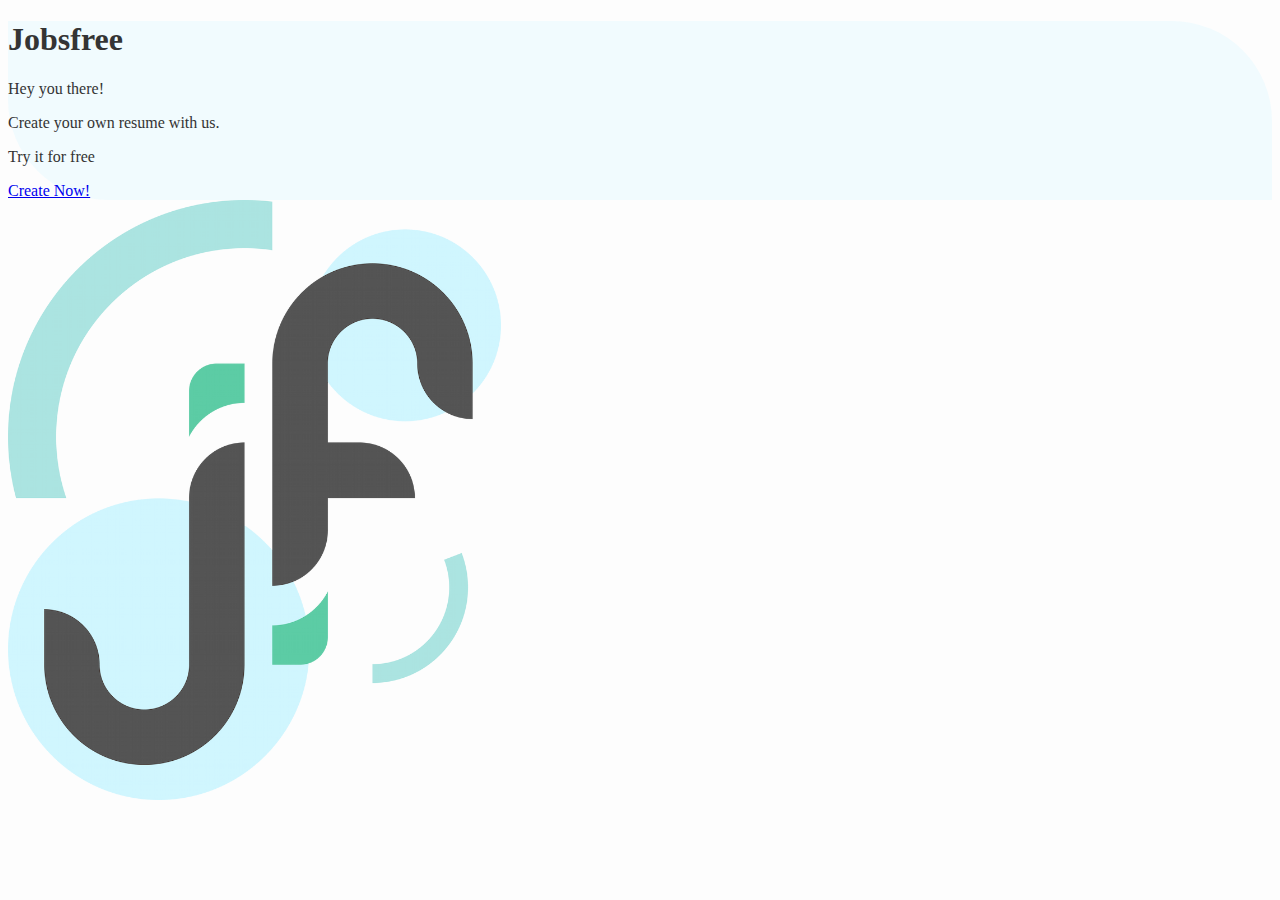
<file: public/template/index.html>
<!DOCTYPE html>
<html lang="en">
  <head>
    <!-- Required meta tags -->
    <meta charset="utf-8" />
    <meta name="viewport" content="width=device-width, initial-scale=1" />

    <!-- Bootstrap CSS -->
    <link
      href="https://cdn.jsdelivr.net/npm/bootstrap@5.0.0-beta2/dist/css/bootstrap.min.css"
      rel="stylesheet"
      integrity="sha384-BmbxuPwQa2lc/FVzBcNJ7UAyJxM6wuqIj61tLrc4wSX0szH/Ev+nYRRuWlolflfl"
      crossorigin="anonymous"
    />

    <!-- Custom CSS -->
    <link rel="stylesheet" href="style.css" />

    <title>Hello, world!</title>
  </head>
  <body id="intro">
    <div class="container h-100 d-flex align-items-center">
      <div class="row w-100">
        <div class="col-md-12 col-lg-5 d-flex align-items-center">
          <div class="container intro p-5">
            <h1 class="display-2 fw-bold">Jobsfree</h1>
            <p class="lead">Hey you there!</p>
            <p class="lead">Create your own resume with us.</p>
            <p class="lead">Try it for free</p>
            <a href="signin.html" class="btn btn-success float-end"
              >Create Now!</a
            >
          </div>
        </div>
        <div class="col-lg-7 d-none d-lg-block">
          <div class="container intro-logo text-center">
            <img src="assets/logo.png" alt="Logo Jobsfree" />
          </div>
        </div>
      </div>
    </div>

    <!-- Javascript -->
    <script
      src="https://cdn.jsdelivr.net/npm/bootstrap@5.0.0-beta2/dist/js/bootstrap.bundle.min.js"
      integrity="sha384-b5kHyXgcpbZJO/tY9Ul7kGkf1S0CWuKcCD38l8YkeH8z8QjE0GmW1gYU5S9FOnJ0"
      crossorigin="anonymous"
    ></script>
  </body>
</html>
</file>
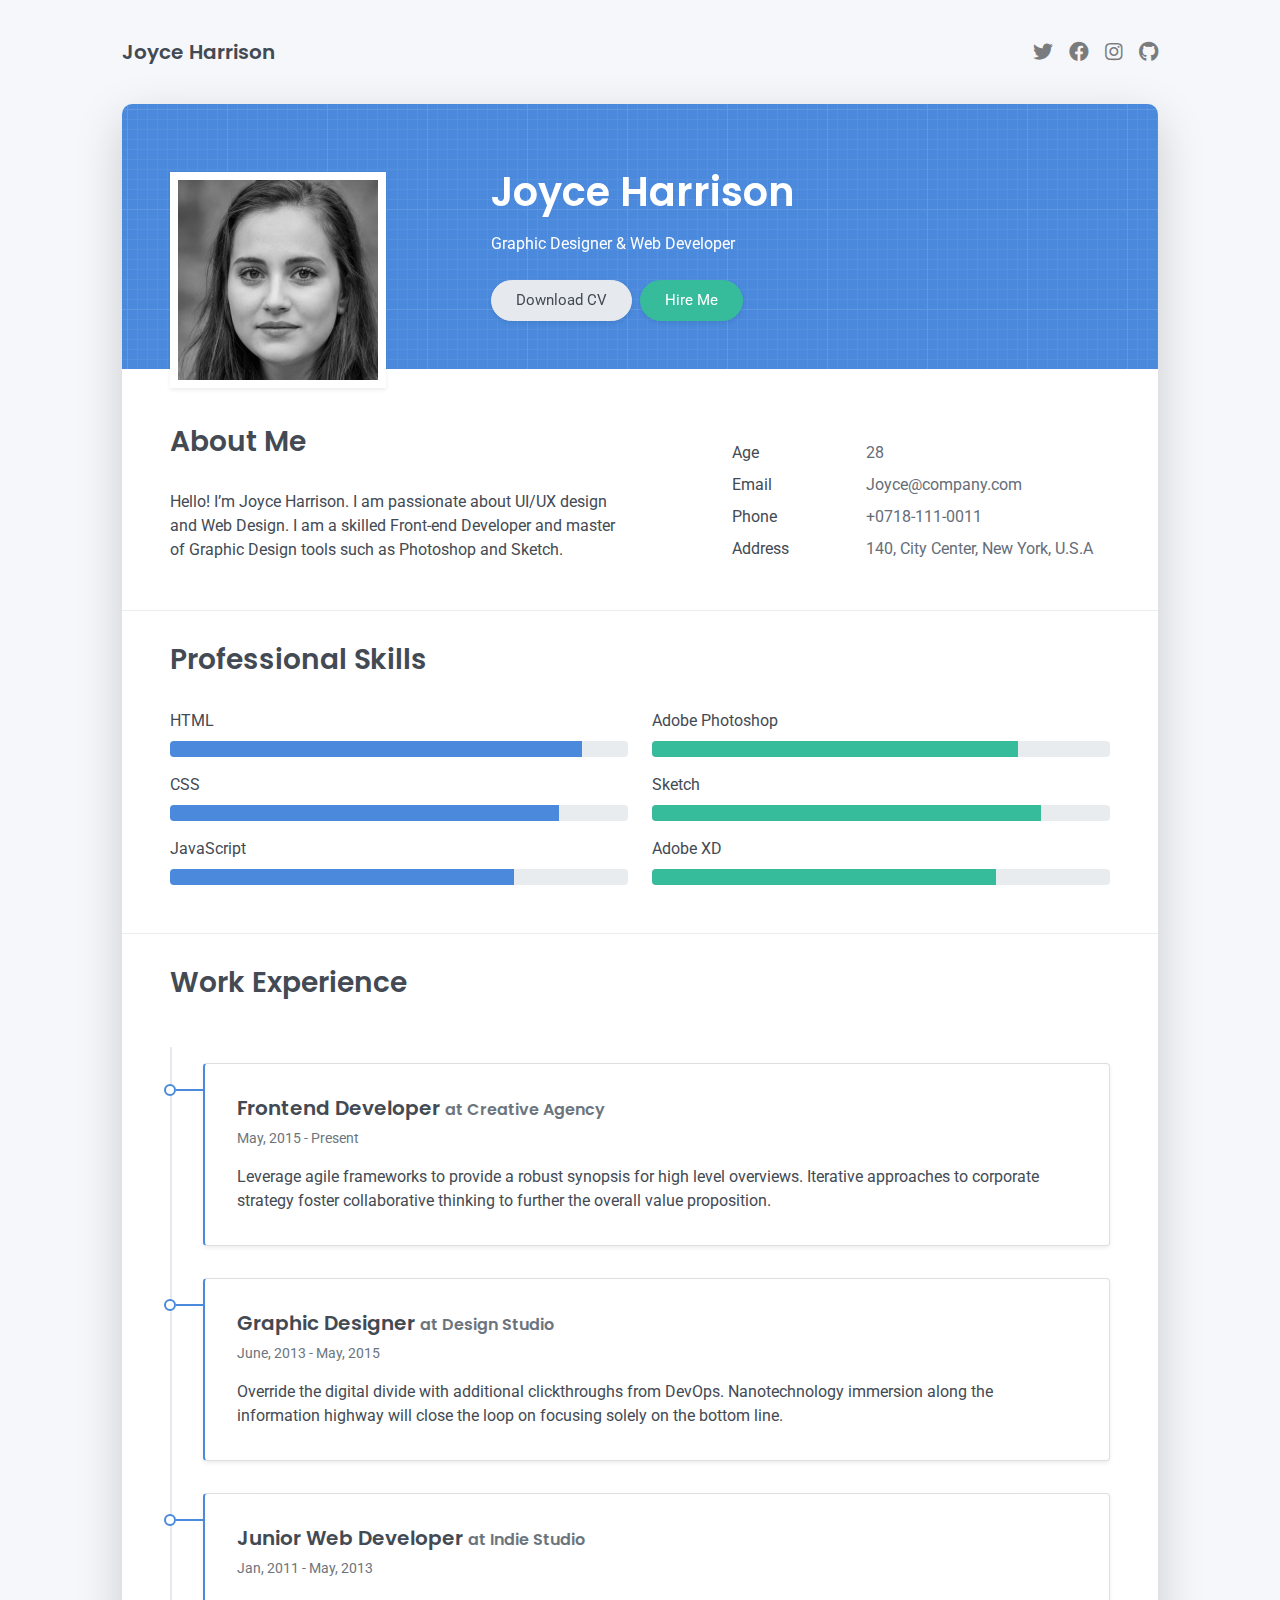
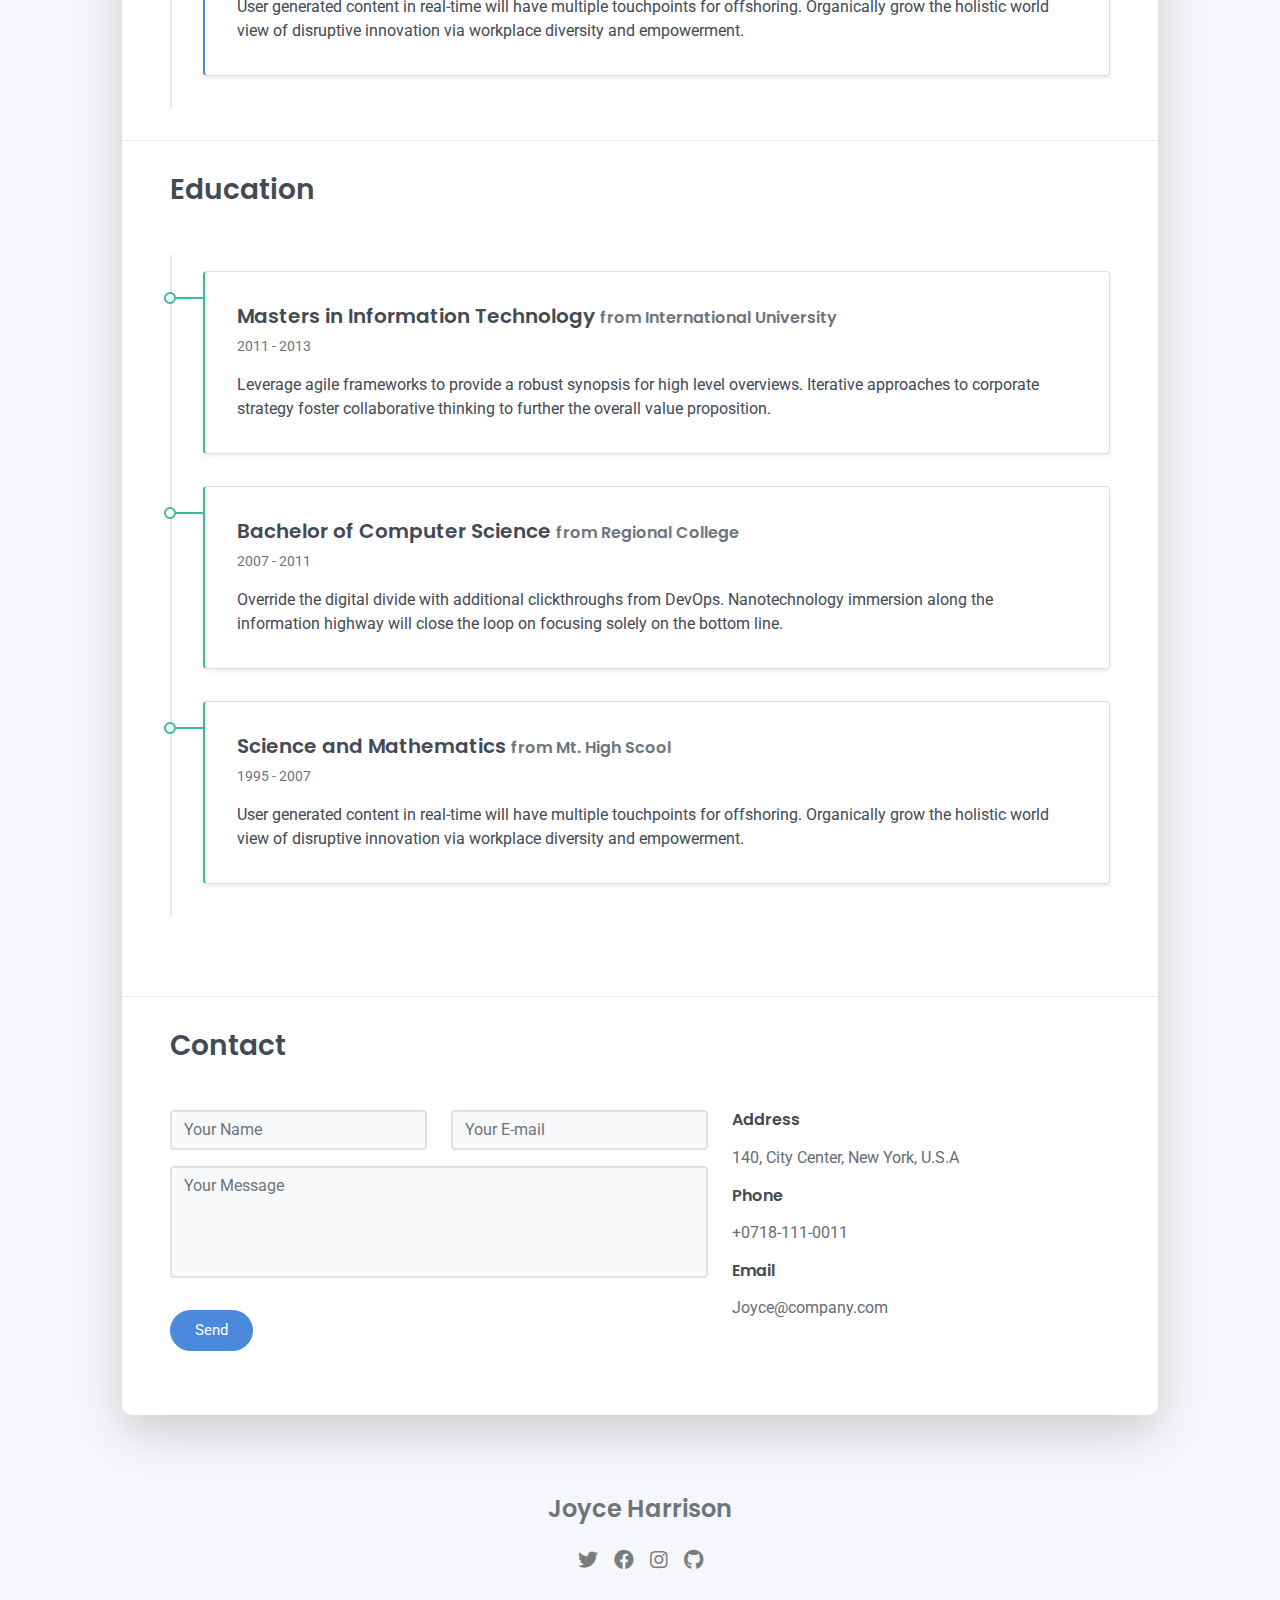
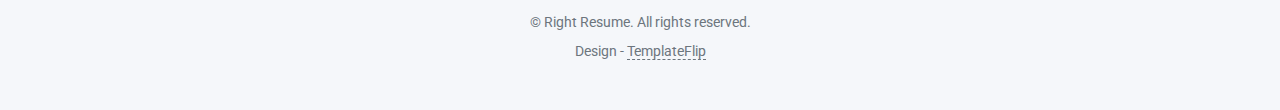
<file: public/template/cv/cv2/index.html>
<!DOCTYPE html>
<html lang="en-US">
  <head>
    <meta charset="UTF-8">
    <meta http-equiv="X-UA-Compatible" content="IE=edge">
    <meta name="viewport" content="width=device-width, initial-scale=1">
    <title>Right Resume</title>
    <link rel="preconnect" href="https://fonts.gstatic.com" crossorigin="crossorigin"/>
    <link rel="preload" as="style" href="https://fonts.googleapis.com/css2?family=Poppins:wght@600&amp;family=Roboto:wght@300;400;500;700&amp;display=swap"/>
    <link rel="stylesheet" href="https://fonts.googleapis.com/css2?family=Poppins:wght@600&amp;family=Roboto:wght@300;400;500;700&amp;display=swap" media="print" onload="this.media='all'"/>
    <noscript>
      <link rel="stylesheet" href="https://fonts.googleapis.com/css2?family=Poppins:wght@600&amp;family=Roboto:wght@300;400;500;700&amp;display=swap"/>
    </noscript>
    <link href="css/font-awesome/css/all.min.css?ver=1.2.0" rel="stylesheet">
    <link href="css/bootstrap.min.css?ver=1.2.0" rel="stylesheet">
    <link href="css/aos.css?ver=1.2.0" rel="stylesheet">
    <link href="css/main.css?ver=1.2.0" rel="stylesheet">
    <noscript>
      <style type="text/css">
        [data-aos] {
            opacity: 1 !important;
            transform: translate(0) scale(1) !important;
        }
      </style>
    </noscript>
  </head>
  <body id="top">
    <header class="d-print-none">
      <div class="container text-center text-lg-left">
        <div class="py-3 clearfix">
          <h1 class="site-title mb-0">Joyce Harrison</h1>
          <div class="site-nav">
            <nav role="navigation">
              <ul class="nav justify-content-center">
                <li class="nav-item"><a class="nav-link" href="https://twitter.com/templateflip" title="Twitter"><i class="fab fa-twitter"></i><span class="menu-title sr-only">Twitter</span></a>
                </li>
                <li class="nav-item"><a class="nav-link" href="https://www.facebook.com/templateflip" title="Facebook"><i class="fab fa-facebook"></i><span class="menu-title sr-only">Facebook</span></a>
                </li>
                <li class="nav-item"><a class="nav-link" href="https://www.instagram.com/templateflip" title="Instagram"><i class="fab fa-instagram"></i><span class="menu-title sr-only">Instagram</span></a>
                </li>
                <li class="nav-item"><a class="nav-link" href="https://github.com/templateflip" title="Github"><i class="fab fa-github"></i><span class="menu-title sr-only">Github</span></a>
                </li>
              </ul>
            </nav>
          </div>
        </div>
      </div>
    </header>
    <div class="page-content">
      <div class="container">
<div class="cover shadow-lg bg-white">
  <div class="cover-bg p-3 p-lg-4 text-white">
    <div class="row">
      <div class="col-lg-4 col-md-5">
        <div class="avatar hover-effect bg-white shadow-sm p-1"><img src="images/avatar.jpg" width="200" height="200"/></div>
      </div>
      <div class="col-lg-8 col-md-7 text-center text-md-start">
        <h2 class="h1 mt-2" data-aos="fade-left" data-aos-delay="0">Joyce Harrison</h2>
        <p data-aos="fade-left" data-aos-delay="100">Graphic Designer & Web Developer</p>
        <div class="d-print-none" data-aos="fade-left" data-aos-delay="200"><a class="btn btn-light text-dark shadow-sm mt-1 me-1" href="right-resume.pdf" target="_blank">Download CV</a><a class="btn btn-success shadow-sm mt-1" href="#contact">Hire Me</a></div>
      </div>
    </div>
  </div>
  <div class="about-section pt-4 px-3 px-lg-4 mt-1">
    <div class="row">
      <div class="col-md-6">
        <h2 class="h3 mb-3">About Me</h2>
        <p>Hello! I’m Joyce Harrison. I am passionate about UI/UX design and Web Design. I am a skilled Front-end Developer and master of Graphic Design tools such as Photoshop and Sketch.</p>
      </div>
      <div class="col-md-5 offset-md-1">
        <div class="row mt-2">
          <div class="col-sm-4">
            <div class="pb-1">Age</div>
          </div>
          <div class="col-sm-8">
            <div class="pb-1 text-secondary">28</div>
          </div>
          <div class="col-sm-4">
            <div class="pb-1">Email</div>
          </div>
          <div class="col-sm-8">
            <div class="pb-1 text-secondary">Joyce@company.com</div>
          </div>
          <div class="col-sm-4">
            <div class="pb-1">Phone</div>
          </div>
          <div class="col-sm-8">
            <div class="pb-1 text-secondary">+0718-111-0011</div>
          </div>
          <div class="col-sm-4">
            <div class="pb-1">Address</div>
          </div>
          <div class="col-sm-8">
            <div class="pb-1 text-secondary">140, City Center, New York, U.S.A</div>
          </div>
        </div>
      </div>
    </div>
  </div>
  <hr class="d-print-none"/>
  <div class="skills-section px-3 px-lg-4">
    <h2 class="h3 mb-3">Professional Skills</h2>
    <div class="row">
      <div class="col-md-6">
        <div class="mb-2"><span>HTML</span>
          <div class="progress my-1">
            <div class="progress-bar bg-primary" role="progressbar" data-aos="zoom-in-right" data-aos-delay="100" data-aos-anchor=".skills-section" style="width: 90%" aria-valuenow="90" aria-valuemin="0" aria-valuemax="100"></div>
          </div>
        </div>
        <div class="mb-2"><span>CSS</span>
          <div class="progress my-1">
            <div class="progress-bar bg-primary" role="progressbar" data-aos="zoom-in-right" data-aos-delay="200" data-aos-anchor=".skills-section" style="width: 85%" aria-valuenow="85" aria-valuemin="0" aria-valuemax="100"></div>
          </div>
        </div>
        <div class="mb-2"><span>JavaScript</span>
          <div class="progress my-1">
            <div class="progress-bar bg-primary" role="progressbar" data-aos="zoom-in-right" data-aos-delay="300" data-aos-anchor=".skills-section" style="width: 75%" aria-valuenow="75" aria-valuemin="0" aria-valuemax="100"></div>
          </div>
        </div>
      </div>
      <div class="col-md-6">
        <div class="mb-2"><span>Adobe Photoshop</span>
          <div class="progress my-1">
            <div class="progress-bar bg-success" role="progressbar" data-aos="zoom-in-right" data-aos-delay="400" data-aos-anchor=".skills-section" style="width: 80%" aria-valuenow="90" aria-valuemin="0" aria-valuemax="100"></div>
          </div>
        </div>
        <div class="mb-2"><span>Sketch</span>
          <div class="progress my-1">
            <div class="progress-bar bg-success" role="progressbar" data-aos="zoom-in-right" data-aos-delay="500" data-aos-anchor=".skills-section" style="width: 85%" aria-valuenow="85" aria-valuemin="0" aria-valuemax="100"></div>
          </div>
        </div>
        <div class="mb-2"><span>Adobe XD</span>
          <div class="progress my-1">
            <div class="progress-bar bg-success" role="progressbar" data-aos="zoom-in-right" data-aos-delay="600" data-aos-anchor=".skills-section" style="width: 75%" aria-valuenow="75" aria-valuemin="0" aria-valuemax="100"></div>
          </div>
        </div>
      </div>
    </div>
  </div>
  <hr class="d-print-none"/>
  <div class="work-experience-section px-3 px-lg-4">
    <h2 class="h3 mb-4">Work Experience</h2>
    <div class="timeline">
      <div class="timeline-card timeline-card-primary card shadow-sm">
        <div class="card-body">
          <div class="h5 mb-1">Frontend Developer <span class="text-muted h6">at Creative Agency</span></div>
          <div class="text-muted text-small mb-2">May, 2015 - Present</div>
          <div>Leverage agile frameworks to provide a robust synopsis for high level overviews. Iterative approaches to corporate strategy foster collaborative thinking to further the overall value proposition.</div>
        </div>
      </div>
      <div class="timeline-card timeline-card-primary card shadow-sm">
        <div class="card-body">
          <div class="h5 mb-1">Graphic Designer <span class="text-muted h6">at Design Studio</span></div>
          <div class="text-muted text-small mb-2">June, 2013 - May, 2015</div>
          <div>Override the digital divide with additional clickthroughs from DevOps. Nanotechnology immersion along the information highway will close the loop on focusing solely on the bottom line.</div>
        </div>
      </div>
      <div class="timeline-card timeline-card-primary card shadow-sm">
        <div class="card-body">
          <div class="h5 mb-1">Junior Web Developer <span class="text-muted h6">at Indie Studio</span></div>
          <div class="text-muted text-small mb-2">Jan, 2011 - May, 2013</div>
          <div>User generated content in real-time will have multiple touchpoints for offshoring. Organically grow the holistic world view of disruptive innovation via workplace diversity and empowerment.</div>
        </div>
      </div>
    </div>
  </div>
  <hr class="d-print-none"/>
  <div class="page-break"></div>
  <div class="education-section px-3 px-lg-4 pb-4">
    <h2 class="h3 mb-4">Education</h2>
    <div class="timeline">
      <div class="timeline-card timeline-card-success card shadow-sm">
        <div class="card-body">
          <div class="h5 mb-1">Masters in Information Technology <span class="text-muted h6">from International University</span></div>
          <div class="text-muted text-small mb-2">2011 - 2013</div>
          <div>Leverage agile frameworks to provide a robust synopsis for high level overviews. Iterative approaches to corporate strategy foster collaborative thinking to further the overall value proposition.</div>
        </div>
      </div>
      <div class="timeline-card timeline-card-success card shadow-sm">
        <div class="card-body">
          <div class="h5 mb-1">Bachelor of Computer Science <span class="text-muted h6">from Regional College</span></div>
          <div class="text-muted text-small mb-2">2007 - 2011</div>
          <div>Override the digital divide with additional clickthroughs from DevOps. Nanotechnology immersion along the information highway will close the loop on focusing solely on the bottom line.</div>
        </div>
      </div>
      <div class="timeline-card timeline-card-success card shadow-sm">
        <div class="card-body">
          <div class="h5 mb-1">Science and Mathematics <span class="text-muted h6">from Mt. High Scool</span></div>
          <div class="text-muted text-small mb-2">1995 - 2007</div>
          <div>User generated content in real-time will have multiple touchpoints for offshoring. Organically grow the holistic world view of disruptive innovation via workplace diversity and empowerment.</div>
        </div>
      </div>
    </div>
  </div>
  <hr class="d-print-none"/>
  <div class="contant-section px-3 px-lg-4 pb-4" id="contact">
    <h2 class="h3 text mb-3">Contact</h2>
    <div class="row">
      <div class="col-md-7 d-print-none">
        <div class="my-2"><form action="https://formspree.io/your@email.com"
    method="POST">
  <div class="row">
    <div class="col-6">
      <input class="form-control" type="text" id="name" name="name" placeholder="Your Name" required>
    </div>
    <div class="col-6">
      <input class="form-control" type="email" id="email" name="_replyto" placeholder="Your E-mail" required>
    </div>
  </div>
  <div class="form-group my-2">
    <textarea class="form-control" style="resize: none;" id="message" name="message" rows="4"  placeholder="Your Message" required></textarea>
  </div>
  <button class="btn btn-primary mt-2" type="submit">Send</button>
</form>
        </div>
      </div>
      <div class="col">
        <div class="mt-2">
          <h3 class="h6">Address</h3>
          <div class="pb-2 text-secondary">140, City Center, New York, U.S.A</div>
          <h3 class="h6">Phone</h3>
          <div class="pb-2 text-secondary">+0718-111-0011</div>
          <h3 class="h6">Email</h3>
          <div class="pb-2 text-secondary">Joyce@company.com</div>
        </div>
      </div>
      <div class="col d-none d-print-block">
        <div class="mt-2">
          <div>
            <div class="mb-2">
              <div class="text-dark"><i class="fab fa-twitter mr-1"></i><span>https://twitter.com/templateflip</span>
              </div>
            </div>
            <div class="mb-2">
              <div class="text-dark"><i class="fab fa-facebook mr-1"></i><span>https://www.facebook.com/templateflip</span>
              </div>
            </div>
            <div class="mb-2">
              <div class="text-dark"><i class="fab fa-instagram mr-1"></i><span>https://www.instagram.com/templateflip</span>
              </div>
            </div>
            <div class="mb-2">
              <div class="text-dark"><i class="fab fa-github mr-1"></i><span>https://github.com/templateflip</span>
              </div>
            </div>
          </div>
        </div>
      </div>
    </div>
  </div>
</div></div>
    </div>
    <footer class="pt-4 pb-4 text-muted text-center d-print-none">
      <div class="container">
        <div class="my-3">
          <div class="h4">Joyce Harrison</div>
          <div class="footer-nav">
            <nav role="navigation">
              <ul class="nav justify-content-center">
                <li class="nav-item"><a class="nav-link" href="https://twitter.com/templateflip" title="Twitter"><i class="fab fa-twitter"></i><span class="menu-title sr-only">Twitter</span></a>
                </li>
                <li class="nav-item"><a class="nav-link" href="https://www.facebook.com/templateflip" title="Facebook"><i class="fab fa-facebook"></i><span class="menu-title sr-only">Facebook</span></a>
                </li>
                <li class="nav-item"><a class="nav-link" href="https://www.instagram.com/templateflip" title="Instagram"><i class="fab fa-instagram"></i><span class="menu-title sr-only">Instagram</span></a>
                </li>
                <li class="nav-item"><a class="nav-link" href="https://github.com/templateflip" title="Github"><i class="fab fa-github"></i><span class="menu-title sr-only">Github</span></a>
                </li>
              </ul>
            </nav>
          </div>
        </div>
        <div class="text-small">
          <div class="mb-1">&copy; Right Resume. All rights reserved.</div>
          <div>Design - <a href="https://templateflip.com/" target="_blank">TemplateFlip</a></div>
        </div>
      </div>
    </footer>
    <script src="scripts/bootstrap.bundle.min.js?ver=1.2.0"></script>
    <script src="scripts/aos.js?ver=1.2.0"></script>
    <script src="scripts/main.js?ver=1.2.0"></script>
  </body>
</html>
</file>
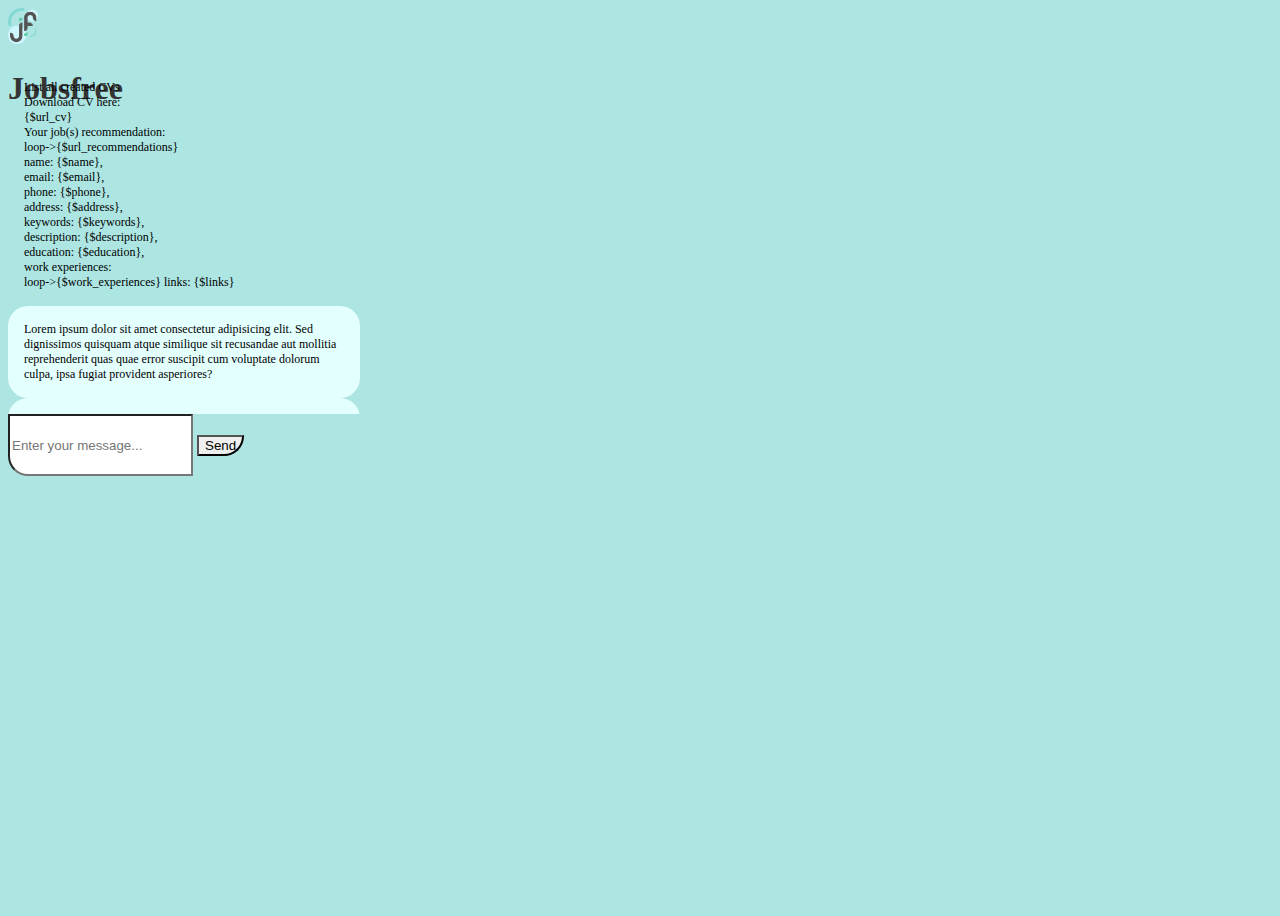
<file: public/template/chat.html>
<!DOCTYPE html>
<html lang="en">
  <head>
    <!-- Required meta tags -->
    <meta charset="utf-8" />
    <meta name="viewport" content="width=device-width, initial-scale=1" />

    <!-- Bootstrap CSS -->
    <link
      href="https://cdn.jsdelivr.net/npm/bootstrap@5.0.0-beta2/dist/css/bootstrap.min.css"
      rel="stylesheet"
      integrity="sha384-BmbxuPwQa2lc/FVzBcNJ7UAyJxM6wuqIj61tLrc4wSX0szH/Ev+nYRRuWlolflfl"
      crossorigin="anonymous"
    />

    <!-- Custom CSS -->
    <link rel="stylesheet" href="style.css" />

    <title>Hello, world!</title>
  </head>
  <body id="chat">
    <div
      class="container chat-window h-100 d-flex align-items-center justify-content-center"
    >
      <div class="row w-100">
        <div class="col-md-10 col-sm-12 mx-auto">
          <div class="card">
            <div class="card-header text-uppercase fw-bolder px-4 chat-header">
              <img
                src="assets/logo.png"
                alt="Logo Jobsfree"
                width="30"
                class="d-inline-block"
              />
              <h1 class="d-inline-block m-0 fw-bold align-middle fs-5">
                Jobsfree
              </h1>
            </div>
            <div class="card-body chat-body">
              <div class="container">
                <div class="row mb-3 justify-content-start">
                  <div class="col reply">
                    List all created CVs<br />
                    Download CV here: <br />
                    {$url_cv} <br />
                    Your job(s) recommendation:<br />
                    loop->{$url_recommendations}<br />
                    name: {$name},<br />
                    email: {$email}, <br />
                    phone: {$phone},<br />
                    address: {$address},<br />
                    keywords: {$keywords}, <br />
                    description: {$description}, <br />
                    education: {$education}, <br />
                    work experiences: <br />
                    loop->{$work_experiences} links: {$links}
                  </div>
                </div>
                <div class="row mb-3 justify-content-end">
                  <div class="col message">
                    Lorem ipsum dolor sit amet consectetur adipisicing elit. Sed
                    dignissimos quisquam atque similique sit recusandae aut
                    mollitia reprehenderit quas quae error suscipit cum
                    voluptate dolorum culpa, ipsa fugiat provident asperiores?
                  </div>
                </div>
                <div class="row mb-3 justify-content-end">
                  <div class="col message">
                    Lorem ipsum dolor sit amet consectetur adipisicing elit. Sed
                    dignissimos quisquam atque similique sit recusandae aut
                    mollitia reprehenderit quas quae error suscipit cum
                    voluptate dolorum culpa, ipsa fugiat provident asperiores?
                  </div>
                </div>
                <div class="row mb-3 justify-content-start">
                  <div class="col reply">
                    List all created CVs
                    <hr />
                    Download CV <a href="https://dumdumbros.com/cv/5">here</a>
                    <br />
                    Your job(s) recommendation:<br />
                    <a
                      href="http://jobviewtrack.com/en-gb/job-4e1e417e480a06015554702b38412a0213451807191658296d657d442b0b51114c0c18041c6536451a0106010a7b757d2f200a1842184f130d136c34004e1d071b721b1a04151a5d/68c42b61945032621561794aa4caa3b8.html?affid=678bdee048"
                      >Link 1</a
                    >
                    |
                    <a
                      href="http://jobviewtrack.com/en-gb/job-4e1e417e480a06015554702b38412a0213451807191658296d657d442b0b51114c0c18041c6536451a0106010a7b757d2f200a1842184f130d136c34004e1d071b721b1a04151a5d/68c42b61945032621561794aa4caa3b8.html?affid=678bdee048"
                      >Link 2</a
                    >
                    |
                    <a
                      href="http://jobviewtrack.com/en-gb/job-4e1e417e480a06015554702b38412a0213451807191658296d657d442b0b51114c0c18041c6536451a0106010a7b757d2f200a1842184f130d136c34004e1d071b721b1a04151a5d/68c42b61945032621561794aa4caa3b8.html?affid=678bdee048"
                      >Link 3</a
                    >
                    |
                    <a
                      href="http://jobviewtrack.com/en-gb/job-4e1e417e480a06015554702b38412a0213451807191658296d657d442b0b51114c0c18041c6536451a0106010a7b757d2f200a1842184f130d136c34004e1d071b721b1a04151a5d/68c42b61945032621561794aa4caa3b8.html?affid=678bdee048"
                      >Link 4</a
                    >
                  </div>
                </div>
              </div>
            </div>
            <div class="card-footer p-0">
              <form action="" class="h-100 w-100">
                <div class="input-group mb-3">
                  <input
                    type="text"
                    class="form-control chat-reply border-0 px-4"
                    placeholder="Enter your message..."
                  />
                  <button class="btn btn-chat-reply" type="submit">Send</button>
                </div>
              </form>
            </div>
          </div>
        </div>
      </div>
    </div>
    <!-- Javascript -->
    <script
      src="https://cdn.jsdelivr.net/npm/bootstrap@5.0.0-beta2/dist/js/bootstrap.bundle.min.js"
      integrity="sha384-b5kHyXgcpbZJO/tY9Ul7kGkf1S0CWuKcCD38l8YkeH8z8QjE0GmW1gYU5S9FOnJ0"
      crossorigin="anonymous"
    ></script>
  </body>
</html>
</file>
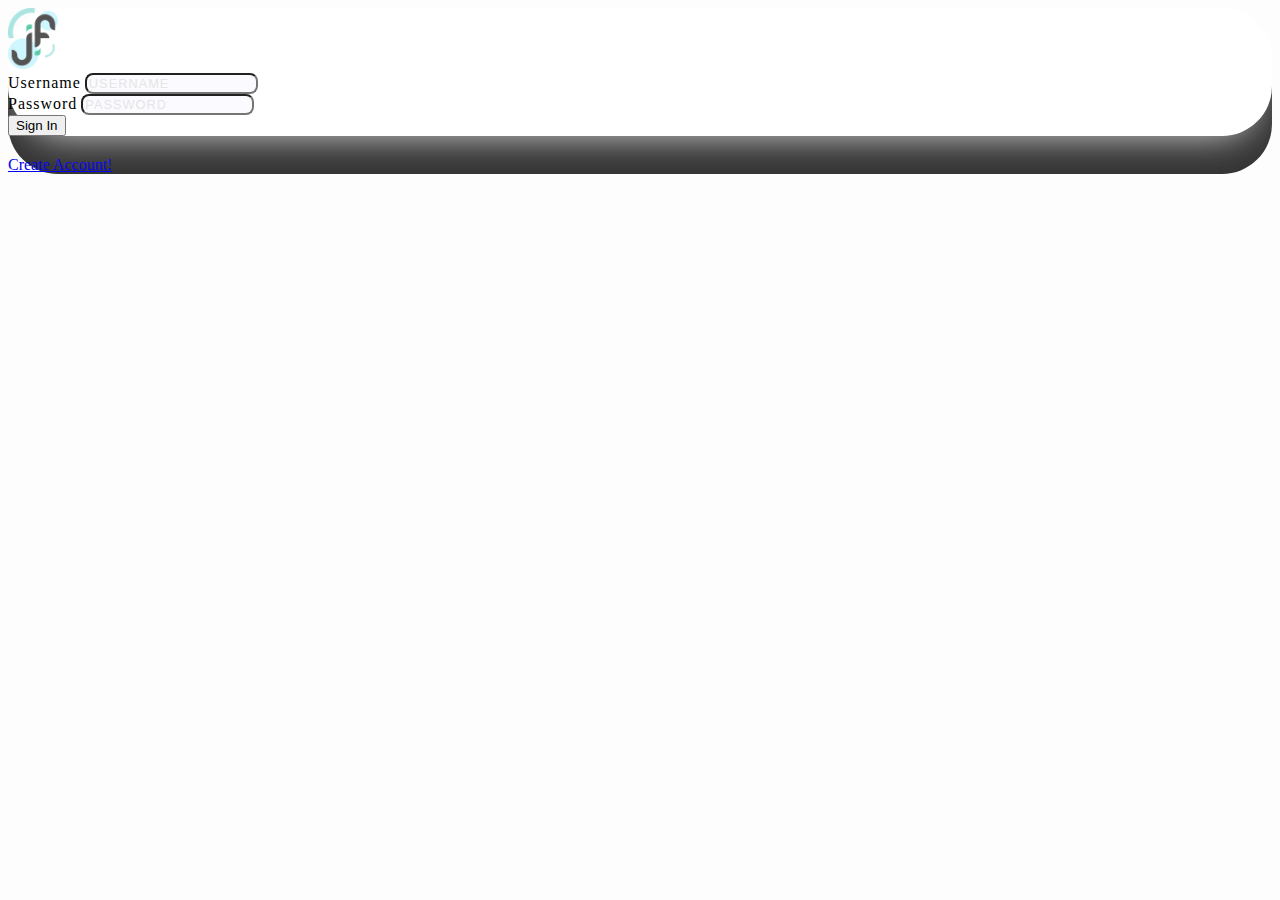
<file: public/template/signin.html>
<!DOCTYPE html>
<html lang="en">
  <head>
    <!-- Required meta tags -->
    <meta charset="utf-8" />
    <meta name="viewport" content="width=device-width, initial-scale=1" />

    <!-- Bootstrap CSS -->
    <link
      href="https://cdn.jsdelivr.net/npm/bootstrap@5.0.0-beta2/dist/css/bootstrap.min.css"
      rel="stylesheet"
      integrity="sha384-BmbxuPwQa2lc/FVzBcNJ7UAyJxM6wuqIj61tLrc4wSX0szH/Ev+nYRRuWlolflfl"
      crossorigin="anonymous"
    />

    <!-- Custom CSS -->
    <link rel="stylesheet" href="style.css" />

    <title>Hello, world!</title>
  </head>
  <body id="signin">
    <div class="container pt-5 d-flex justify-content-center">
      <div class="row w-100 d-flex justify-content-center">
        <div
          class="col-md-7 col-lg-6 col-xl-5"
          style="position: relative; z-index: 0"
        >
          <div class="container signbox py-5 px-1">
            <div class="row mb-3">
              <div class="col text-center">
                <img src="assets/logo.png" alt="" width="50" />
              </div>
            </div>
            <div class="row">
              <div class="col">
                <form class="px-4 px-lg-5">
                  <div class="mb-4">
                    <label
                      for="username"
                      class="form-label form-label-custom fw-bold text-uppercase"
                      >Username</label
                    >
                    <input
                      type="text"
                      class="form-control form-sign-custom py-3 px-4 shadow-sm border-0 fw-bold"
                      id="username"
                      placeholder="USERNAME"
                    />
                  </div>
                  <div class="mb-4">
                    <label
                      for="password"
                      class="form-label form-label-custom fw-bold text-uppercase"
                      >Password</label
                    >
                    <input
                      type="password"
                      class="form-control form-sign-custom py-3 px-4 shadow-sm border-0 fw-bold"
                      id="password"
                      placeholder="PASSWORD"
                    />
                  </div>
                  <button
                    type="submit"
                    class="btn btn-success text-center w-100"
                  >
                    Sign In
                  </button>
                </form>
              </div>
            </div>
          </div>
          <div class="container signbox-footer pb-4">
            <div class="row">
              <div class="col text-center">
                <a
                  href="signup.html"
                  class="p-0 m-0 text-decoration-none text-success fw-bold"
                  >Create Account!</a
                >
              </div>
            </div>
          </div>
        </div>
      </div>
    </div>

    <!-- Javascript -->
    <script
      src="https://cdn.jsdelivr.net/npm/bootstrap@5.0.0-beta2/dist/js/bootstrap.bundle.min.js"
      integrity="sha384-b5kHyXgcpbZJO/tY9Ul7kGkf1S0CWuKcCD38l8YkeH8z8QjE0GmW1gYU5S9FOnJ0"
      crossorigin="anonymous"
    ></script>
  </body>
</html>
</file>
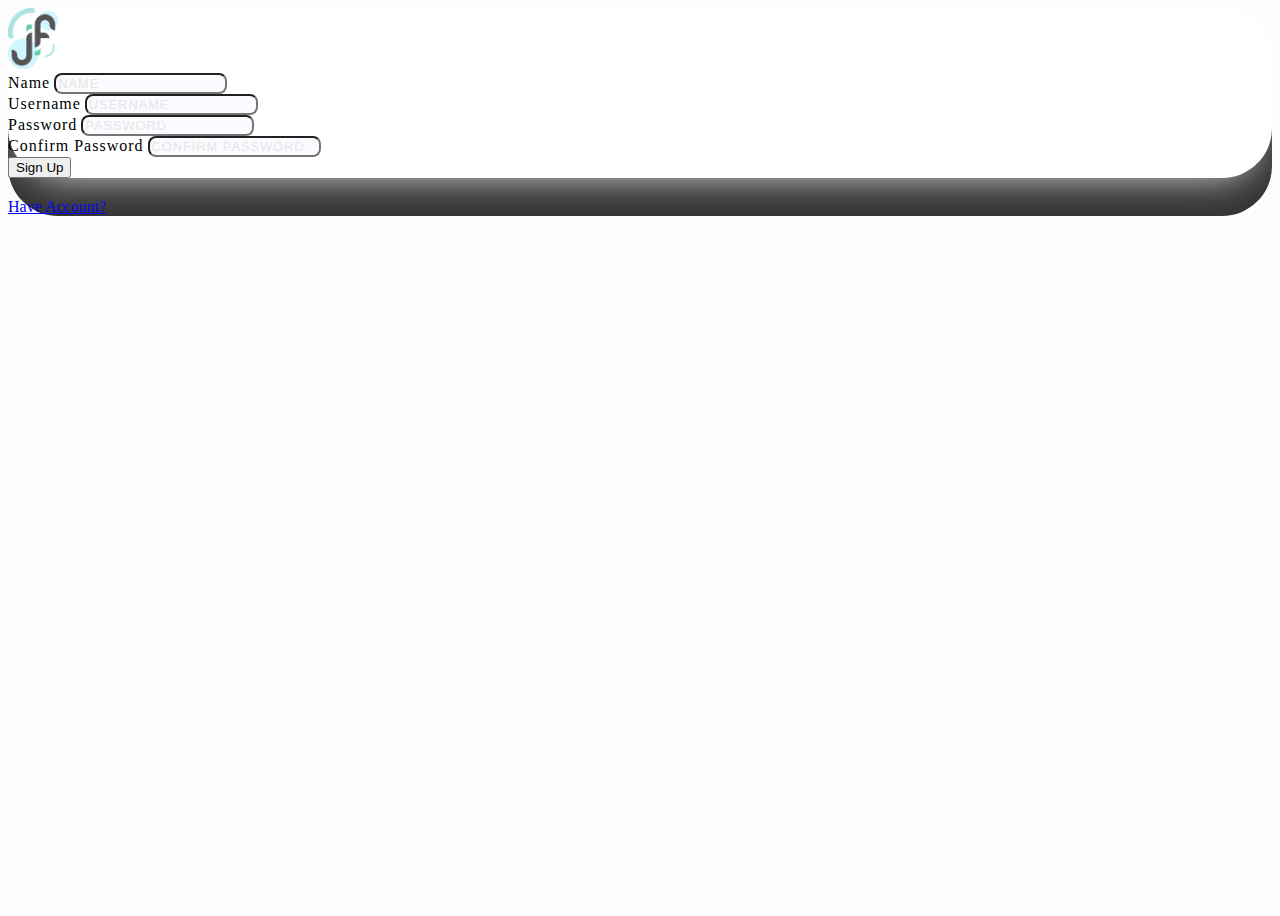
<file: public/template/signup.html>
<!DOCTYPE html>
<html lang="en">
  <head>
    <!-- Required meta tags -->
    <meta charset="utf-8" />
    <meta name="viewport" content="width=device-width, initial-scale=1" />

    <!-- Bootstrap CSS -->
    <link
      href="https://cdn.jsdelivr.net/npm/bootstrap@5.0.0-beta2/dist/css/bootstrap.min.css"
      rel="stylesheet"
      integrity="sha384-BmbxuPwQa2lc/FVzBcNJ7UAyJxM6wuqIj61tLrc4wSX0szH/Ev+nYRRuWlolflfl"
      crossorigin="anonymous"
    />

    <!-- Custom CSS -->
    <link rel="stylesheet" href="style.css" />

    <title>Hello, world!</title>
  </head>
  <body id="signup">
    <div class="container pt-5 d-flex justify-content-center">
      <div class="row w-100 d-flex justify-content-center">
        <div
          class="col-md-7 col-lg-6 col-xl-5"
          style="position: relative; z-index: 0"
        >
          <div class="container signbox py-5 px-1">
            <div class="row mb-3">
              <div class="col text-center">
                <img src="assets/logo.png" alt="" width="50" />
              </div>
            </div>
            <div class="row">
              <div class="col">
                <form class="px-4 px-lg-5">
                  <div class="mb-4">
                    <label
                      for="name"
                      class="form-label form-label-custom fw-bold text-uppercase"
                      >Name</label
                    >
                    <input
                      type="text"
                      class="form-control form-sign-custom py-3 px-4 shadow-sm border-0 fw-bold"
                      id="name"
                      placeholder="NAME"
                    />
                  </div>
                  <div class="mb-4">
                    <label
                      for="username"
                      class="form-label form-label-custom fw-bold text-uppercase"
                      >Username</label
                    >
                    <input
                      type="text"
                      class="form-control form-sign-custom py-3 px-4 shadow-sm border-0 fw-bold"
                      id="username"
                      placeholder="USERNAME"
                    />
                  </div>
                  <div class="mb-4">
                    <label
                      for="password"
                      class="form-label form-label-custom fw-bold text-uppercase"
                      >Password</label
                    >
                    <input
                      type="password"
                      class="form-control form-sign-custom py-3 px-4 shadow-sm border-0 fw-bold"
                      id="password"
                      placeholder="PASSWORD"
                    />
                  </div>
                  <div class="mb-4">
                    <label
                      for="c-password"
                      class="form-label form-label-custom fw-bold text-uppercase"
                      >Confirm Password</label
                    >
                    <input
                      type="password"
                      class="form-control form-sign-custom py-3 px-4 shadow-sm border-0 fw-bold"
                      id="c-password"
                      placeholder="CONFIRM PASSWORD"
                    />
                  </div>
                  <button
                    type="submit"
                    class="btn btn-success text-center w-100"
                  >
                    Sign Up
                  </button>
                </form>
              </div>
            </div>
          </div>
          <div class="container signbox-footer pb-4">
            <div class="row">
              <div class="col text-center">
                <a
                  href="signin.html"
                  class="p-0 m-0 text-decoration-none text-success fw-bold"
                  >Have Account?</a
                >
              </div>
            </div>
          </div>
        </div>
      </div>
    </div>

    <!-- Javascript -->
    <script
      src="https://cdn.jsdelivr.net/npm/bootstrap@5.0.0-beta2/dist/js/bootstrap.bundle.min.js"
      integrity="sha384-b5kHyXgcpbZJO/tY9Ul7kGkf1S0CWuKcCD38l8YkeH8z8QjE0GmW1gYU5S9FOnJ0"
      crossorigin="anonymous"
    ></script>
  </body>
</html>
</file>
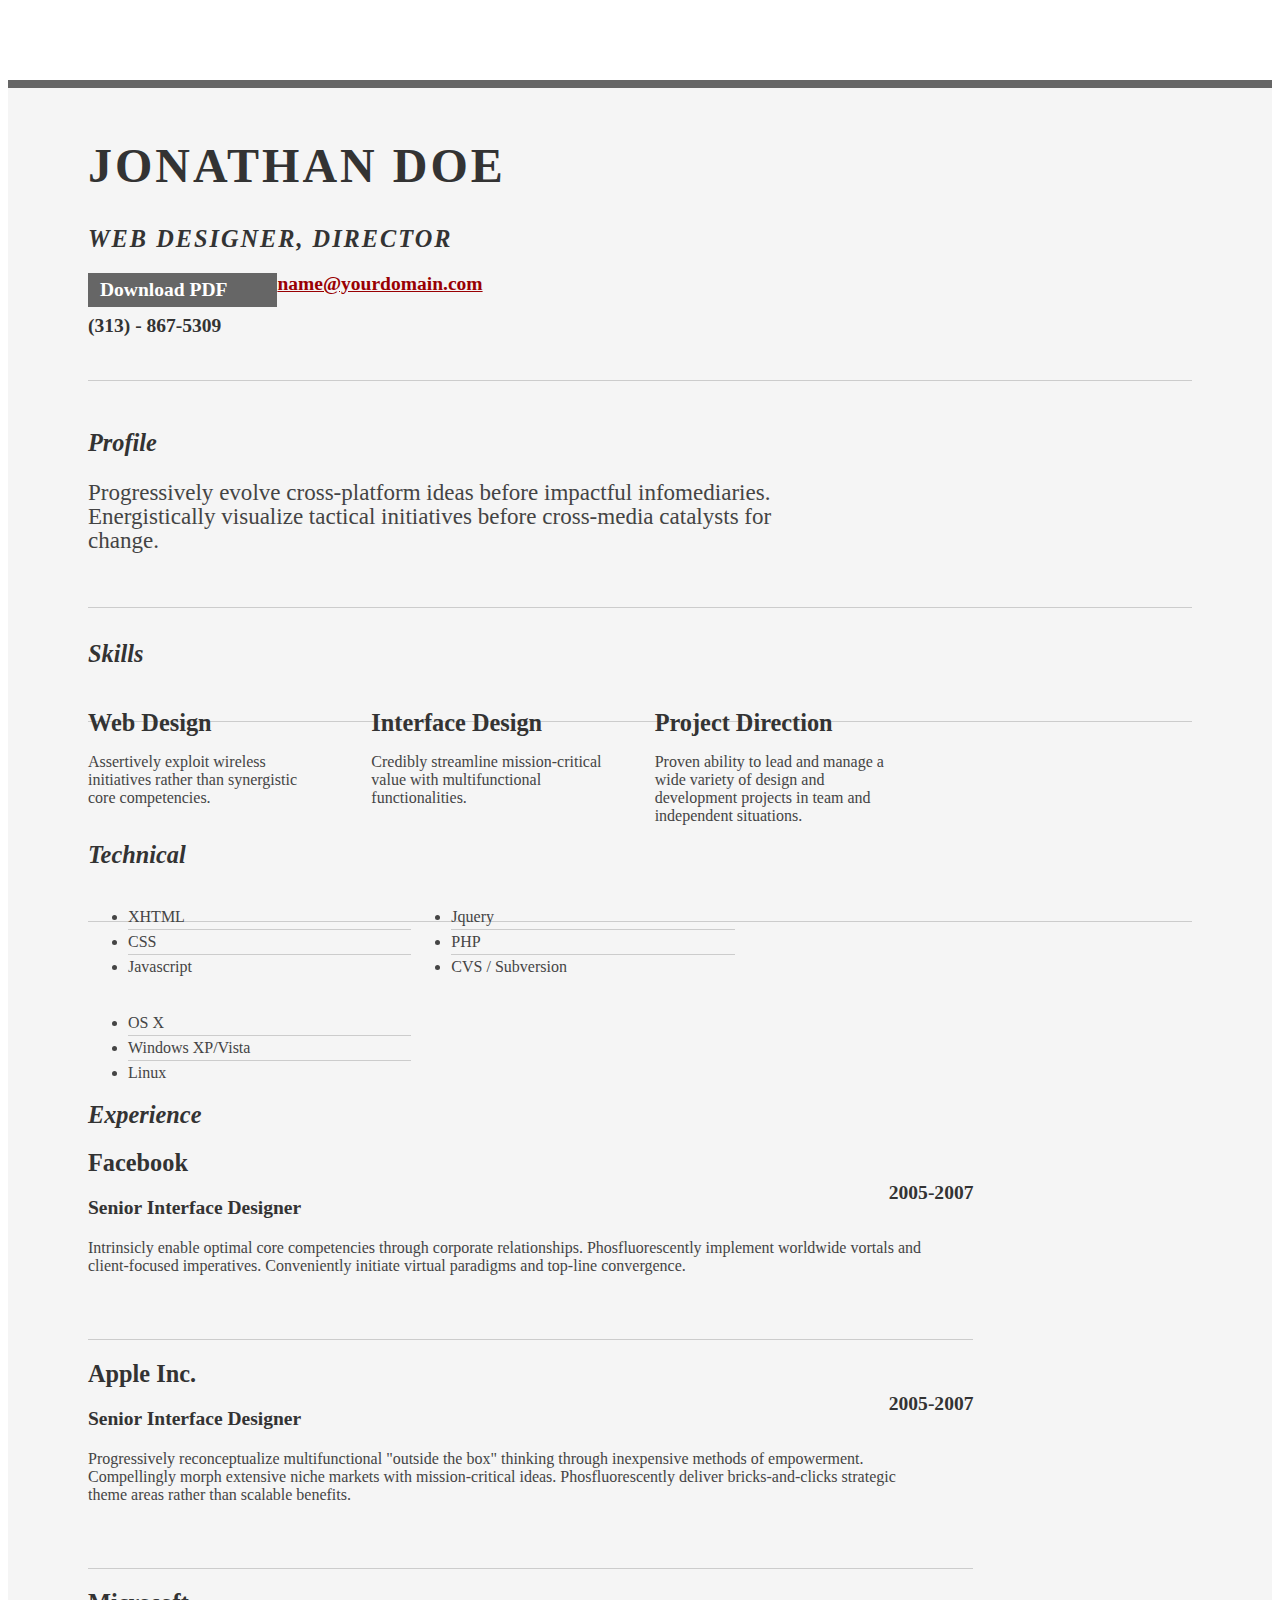
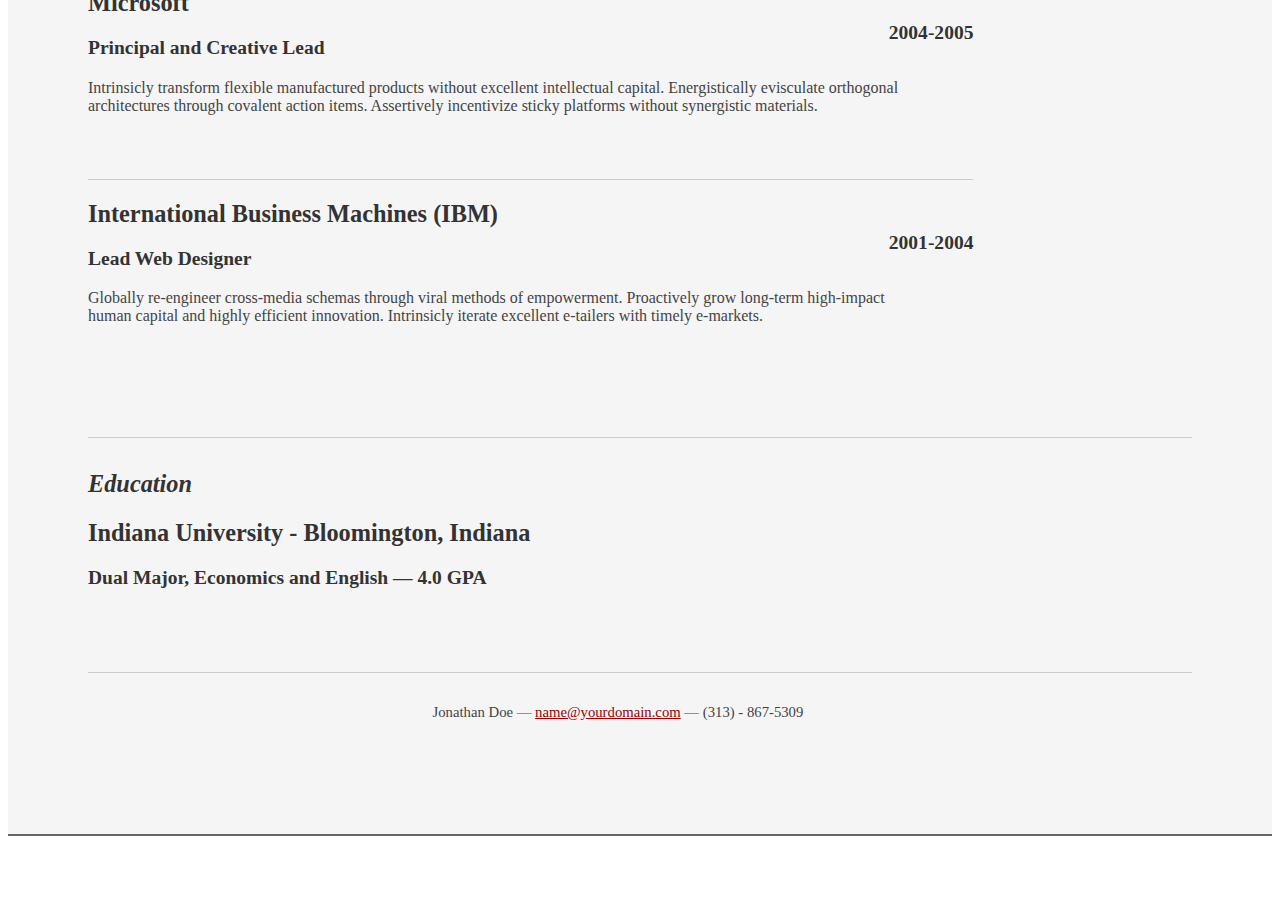
<file: public/template/cv/cv1/srt-resume.html>
<!DOCTYPE html PUBLIC "-//W3C//DTD XHTML 1.0 Strict//EN" "http://www.w3.org/TR/xhtml1/DTD/xhtml1-strict.dtd">
<html>
<head>

	<title>Jonathan Doe | Web Designer, Director | name@yourdomain.com</title>
	<meta http-equiv="content-type" content="text/html; charset=utf-8" />

	<meta name="keywords" content="" />
	<meta name="description" content="" />

	<link rel="stylesheet" type="text/css" href="http://yui.yahooapis.com/2.7.0/build/reset-fonts-grids/reset-fonts-grids.css" media="all" /> 
	<link rel="stylesheet" type="text/css" href="resume.css" media="all" />

</head>
<body>

<div id="doc2" class="yui-t7">
	<div id="inner">
	
		<div id="hd">
			<div class="yui-gc">
				<div class="yui-u first">
					<h1>Jonathan Doe</h1>
					<h2>Web Designer, Director</h2>
				</div>

				<div class="yui-u">
					<div class="contact-info">
						<h3><a id="pdf" href="#">Download PDF</a></h3>
						<h3><a href="mailto:name@yourdomain.com">name@yourdomain.com</a></h3>
						<h3>(313) - 867-5309</h3>
					</div><!--// .contact-info -->
				</div>
			</div><!--// .yui-gc -->
		</div><!--// hd -->

		<div id="bd">
			<div id="yui-main">
				<div class="yui-b">

					<div class="yui-gf">
						<div class="yui-u first">
							<h2>Profile</h2>
						</div>
						<div class="yui-u">
							<p class="enlarge">
								Progressively evolve cross-platform ideas before impactful infomediaries. Energistically visualize tactical initiatives before cross-media catalysts for change. 
							</p>
						</div>
					</div><!--// .yui-gf -->

					<div class="yui-gf">
						<div class="yui-u first">
							<h2>Skills</h2>
						</div>
						<div class="yui-u">

								<div class="talent">
									<h2>Web Design</h2>
									<p>Assertively exploit wireless initiatives rather than synergistic core competencies.	</p>
								</div>

								<div class="talent">
									<h2>Interface Design</h2>
									<p>Credibly streamline mission-critical value with multifunctional functionalities.	 </p>
								</div>

								<div class="talent">
									<h2>Project Direction</h2>
									<p>Proven ability to lead and manage a wide variety of design and development projects in team and independent situations.</p>
								</div>
						</div>
					</div><!--// .yui-gf -->

					<div class="yui-gf">
						<div class="yui-u first">
							<h2>Technical</h2>
						</div>
						<div class="yui-u">
							<ul class="talent">
								<li>XHTML</li>
								<li>CSS</li>
								<li class="last">Javascript</li>
							</ul>

							<ul class="talent">
								<li>Jquery</li>
								<li>PHP</li>
								<li class="last">CVS / Subversion</li>
							</ul>

							<ul class="talent">
								<li>OS X</li>
								<li>Windows XP/Vista</li>
								<li class="last">Linux</li>
							</ul>
						</div>
					</div><!--// .yui-gf-->

					<div class="yui-gf">
	
						<div class="yui-u first">
							<h2>Experience</h2>
						</div><!--// .yui-u -->

						<div class="yui-u">

							<div class="job">
								<h2>Facebook</h2>
								<h3>Senior Interface Designer</h3>
								<h4>2005-2007</h4>
								<p>Intrinsicly enable optimal core competencies through corporate relationships. Phosfluorescently implement worldwide vortals and client-focused imperatives. Conveniently initiate virtual paradigms and top-line convergence. </p>
							</div>

							<div class="job">
								<h2>Apple Inc.</h2>
								<h3>Senior Interface Designer</h3>
								<h4>2005-2007</h4>
								<p>Progressively reconceptualize multifunctional "outside the box" thinking through inexpensive methods of empowerment. Compellingly morph extensive niche markets with mission-critical ideas. Phosfluorescently deliver bricks-and-clicks strategic theme areas rather than scalable benefits. </p>
							</div>

							<div class="job">
								<h2>Microsoft</h2>
								<h3>Principal and Creative Lead</h3>
								<h4>2004-2005</h4>
								<p>Intrinsicly transform flexible manufactured products without excellent intellectual capital. Energistically evisculate orthogonal architectures through covalent action items. Assertively incentivize sticky platforms without synergistic materials. </p>
							</div>


							<div class="job last">
								<h2>International Business Machines (IBM)</h2>
								<h3>Lead Web Designer</h3>
								<h4>2001-2004</h4>
								<p>Globally re-engineer cross-media schemas through viral methods of empowerment. Proactively grow long-term high-impact human capital and highly efficient innovation. Intrinsicly iterate excellent e-tailers with timely e-markets.</p>
							</div>

						</div><!--// .yui-u -->
					</div><!--// .yui-gf -->


					<div class="yui-gf last">
						<div class="yui-u first">
							<h2>Education</h2>
						</div>
						<div class="yui-u">
							<h2>Indiana University - Bloomington, Indiana</h2>
							<h3>Dual Major, Economics and English &mdash; <strong>4.0 GPA</strong> </h3>
						</div>
					</div><!--// .yui-gf -->


				</div><!--// .yui-b -->
			</div><!--// yui-main -->
		</div><!--// bd -->

		<div id="ft">
			<p>Jonathan Doe &mdash; <a href="mailto:name@yourdomain.com">name@yourdomain.com</a> &mdash; (313) - 867-5309</p>
		</div><!--// footer -->

	</div><!-- // inner -->


</div><!--// doc -->


</body>
</html>
</file>
<file: public/template/style.css>
/* common */
body {
  background-color: #fdfdfd;
  height: 100vh;
}
h1,
h2,
h3,
h4,
h5,
h6,
p {
  color: #343434;
}
/* page intro */
#intro {
  max-height: 787px;
  overflow-x: hidden;
}
.intro {
  background-color: #f1fbfe;
  border-radius: 0 100px;
}
.intro-logo img {
  max-height: 600px;
}

/* page signin & signup */
#signin {
  max-height: 787px;
}
.signbox {
  background-color: #fff;
  border-radius: 50px;
  position: relative;
  box-shadow: 0px 15px 40px -20px #fdfdfd;
}

.form-label-custom {
  letter-spacing: 1px;
}

.form-sign-custom::placeholder {
  color: #e5e5e5;
}

.form-sign-custom {
  border-radius: 8px;
  background-color: #fbfbff;
  font-size: 0.8rem;
  letter-spacing: 1px;
}

.signbox-footer {
  background-color: #343434;
  border-radius: 0 0 50px 50px;
  position: relative;
  z-index: -1;
  padding-top: 70px;
  margin-top: -50px;
}

/* chat */
#chat {
  background-color: #ace5e2;
}
.card {
  border-radius: 20px !important;
}
.chat-header {
  border-radius: 20px 20px 0 0 !important;
  height: 3.5rem;
}
.chat-body {
  min-height: 250px;
  max-height: 350px;
  overflow-y: auto;
}
.chat-body::-webkit-scrollbar {
  display: none;
}
.chat-reply {
  border-radius: 0 0 0 20px !important;
  height: 3.5rem;
}
.card-footer {
  border-radius: 0 0 20px 20px !important;
  height: 3.5rem;
}
.chat-reply:focus {
  border-radius: 0 0 0 20px !important;
  outline: none !important;
}
.btn-chat-reply {
  border-radius: 0 0 20px !important;
  outline: none !important;
}
.btn-chat-reply:focus {
  outline: none !important;
}
.reply {
  background-color: #ace5e2;
  width: fit-content;
  max-width: 20rem;
  padding: 1rem;
  border-radius: 20px;
  font-size: 12px;
}
.message {
  background-color: #e3fffe;
  width: fit-content;
  max-width: 20rem;
  padding: 1rem;
  border-radius: 20px;
  font-size: 12px;
}
</file>
<file: public/template/cv/cv2/css/main.css>
/* Buttons */
/* Inputs */
/* Timeline custom component */
.timeline {
  border-left: 2px solid #E6E9ED;
  padding: 1rem 0; }

.timeline-card {
  position: relative;
  margin-left: 31px;
  border-left: 2px solid;
  margin-bottom: 2rem; }

.timeline-card:last-child {
  margin-bottom: 1rem; }

.timeline-card:before {
  content: '';
  display: inline-block;
  position: absolute;
  background-color: #fff;
  border-radius: 10px;
  width: 12px;
  height: 12px;
  top: 20px;
  left: -41px;
  border: 2px solid;
  z-index: 2; }

.timeline-card:after {
  content: '';
  display: inline-block;
  position: absolute;
  background-color: currentColor;
  width: 29px;
  height: 2px;
  top: 25px;
  left: -29px;
  z-index: 1; }

.timeline-card-primary {
  border-left-color: #4A89DC; }

.timeline-card-primary:before {
  border-color: #4A89DC; }

.timeline-card-primary:after {
  background-color: #4A89DC; }

.timeline-card-success {
  border-left-color: #37BC9B; }

.timeline-card-success:before {
  border-color: #37BC9B; }

.timeline-card-success:after {
  background-color: #37BC9B; }

html {
  scroll-behavior: smooth; }

.site-title {
  font-size: 1.25rem;
  line-height: 2.5rem; }

.nav-link {
  padding: 0;
  font-size: 1.25rem;
  line-height: 2.5rem;
  color: rgba(0, 0, 0, 0.5); }

.nav-link:hover,
.nav-link:focus,
.active .nav-link {
  color: rgba(0, 0, 0, 0.8); }

.nav-item + .nav-item {
  margin-left: 1rem; }

.cover {
  border-radius: 10px; }

.cover-bg {
  background-color: #4A89DC;
  background-image: url("data:image/svg+xml,%3Csvg xmlns='http://www.w3.org/2000/svg' width='100' height='100' viewBox='0 0 100 100'%3E%3Cg fill-rule='evenodd'%3E%3Cg fill='%23ffffff' fill-opacity='0.12'%3E%3Cpath opacity='.5' d='M96 [base64] 0v-9h-9v9h9zm-10 0v-9h-9v9h9zm-10 0v-9h-9v9h9zm-10 0v-9h-9v9h9zm-10 0v-9h-9v9h9zm-10 0v-9h-9v9h9zm-10 0v-9h-9v9h9zm-10 0v-9h-9v9h9zm-9-10h9v-9h-9v9zm10 0h9v-9h-9v9zm10 0h9v-9h-9v9zm10 0h9v-9h-9v9zm10 0h9v-9h-9v9zm10 0h9v-9h-9v9zm10 0h9v-9h-9v9zm10 0h9v-9h-9v9zm9-10v-9h-9v9h9zm-10 0v-9h-9v9h9zm-10 0v-9h-9v9h9zm-10 0v-9h-9v9h9zm-10 0v-9h-9v9h9zm-10 0v-9h-9v9h9zm-10 0v-9h-9v9h9zm-10 0v-9h-9v9h9zm-9-10h9v-9h-9v9zm10 0h9v-9h-9v9zm10 0h9v-9h-9v9zm10 0h9v-9h-9v9zm10 0h9v-9h-9v9zm10 0h9v-9h-9v9zm10 0h9v-9h-9v9zm10 0h9v-9h-9v9zm9-10v-9h-9v9h9zm-10 0v-9h-9v9h9zm-10 0v-9h-9v9h9zm-10 0v-9h-9v9h9zm-10 0v-9h-9v9h9zm-10 0v-9h-9v9h9zm-10 0v-9h-9v9h9zm-10 0v-9h-9v9h9zm-9-10h9v-9h-9v9zm10 0h9v-9h-9v9zm10 0h9v-9h-9v9zm10 0h9v-9h-9v9zm10 0h9v-9h-9v9zm10 0h9v-9h-9v9zm10 0h9v-9h-9v9zm10 0h9v-9h-9v9zm9-10v-9h-9v9h9zm-10 0v-9h-9v9h9zm-10 0v-9h-9v9h9zm-10 0v-9h-9v9h9zm-10 0v-9h-9v9h9zm-10 0v-9h-9v9h9zm-10 0v-9h-9v9h9zm-10 0v-9h-9v9h9zm-9-10h9v-9h-9v9zm10 0h9v-9h-9v9zm10 0h9v-9h-9v9zm10 0h9v-9h-9v9zm10 0h9v-9h-9v9zm10 0h9v-9h-9v9zm10 0h9v-9h-9v9zm10 0h9v-9h-9v9z'/%3E%3Cpath d='M6 5V0H5v5H0v1h5v94h1V6h94V5H6z'/%3E%3C/g%3E%3C/g%3E%3C/svg%3E");
  border-radius: 10px 10px 0 0; }

.avatar {
  max-width: 216px;
  max-height: 216px;
  margin-top: 20px;
  text-align: center;
  margin-left: auto;
  margin-right: auto; }

.avatar img {
  /* Safari 6.0 - 9.0 */
  filter: grayscale(100%); }

footer a:not(.nav-link) {
  color: inherit;
  border-bottom: 1px dashed;
  text-decoration: none;
  cursor: pointer; }

@media (min-width: 48em) {
  .site-title {
    float: left; }
  .site-nav {
    float: right; }
  .avatar {
    margin-bottom: -80px;
    margin-left: 0; } }

@media print {
  body {
    background-color: #fff; }
  .container {
    width: auto;
    max-width: 100%;
    padding: 0; }
  .cover, .cover-bg {
    border-radius: 0; }
  .cover.shadow-lg {
    box-shadow: none !important; }
  .cover-bg {
    padding: 5rem !important;
    padding-bottom: 10px !important; }
  .avatar {
    margin-top: -10px; }
  .about-section {
    padding: 6.5rem 5rem 2rem !important; }
  .skills-section,
  .work-experience-section,
  .education-section,
  .contant-section {
    padding: 1.5rem 5rem 2rem !important; }
  .page-break {
    padding-top: 5rem;
    page-break-before: always; } }
</file>
<file: public/template/cv/cv1/resume.css>
/*
---------------------------------------------------------------------------------
	STRIPPED DOWN RESUME TEMPLATE
    html resume

    v0.9: 5/28/09

    design and code by: thingsthatarebrown.com 
                        (matt brown)
---------------------------------------------------------------------------------
*/


.msg { padding: 10px; background: #222; position: relative; }
.msg h1 { color: #fff;  }
.msg a { margin-left: 20px; background: #408814; color: white; padding: 4px 8px; text-decoration: none; }
.msg a:hover { background: #266400; }

/* //-- yui-grids style overrides -- */
body { font-family: Georgia; color: #444; }
#inner { padding: 10px 80px; margin: 80px auto; background: #f5f5f5; border: solid #666; border-width: 8px 0 2px 0; }
.yui-gf { margin-bottom: 2em; padding-bottom: 2em; border-bottom: 1px solid #ccc; }

/* //-- header, body, footer -- */
#hd { margin: 2.5em 0 3em 0; padding-bottom: 1.5em; border-bottom: 1px solid #ccc }
#hd h2 { text-transform: uppercase; letter-spacing: 2px; }
#bd, #ft { margin-bottom: 2em; }

/* //-- footer -- */
#ft { padding: 1em 0 5em 0; font-size: 92%; border-top: 1px solid #ccc; text-align: center; }
#ft p { margin-bottom: 0; text-align: center;   }

/* //-- core typography and style -- */
#hd h1 { font-size: 48px; text-transform: uppercase; letter-spacing: 3px; }
h2 { font-size: 152% }
h3, h4 { font-size: 122%; }
h1, h2, h3, h4 { color: #333; }
p { font-size: 100%; line-height: 18px; padding-right: 3em; }
a { color: #990003 }
a:hover { text-decoration: none; }
strong { font-weight: bold; }
li { line-height: 24px; border-bottom: 1px solid #ccc; }
p.enlarge { font-size: 144%; padding-right: 6.5em; line-height: 24px; }
p.enlarge span { color: #000 }
.contact-info { margin-top: 7px; }
.first h2 { font-style: italic; }
.last { border-bottom: 0 }


/* //-- section styles -- */

a#pdf { display: block; float: left; background: #666; color: white; padding: 6px 50px 6px 12px; margin-bottom: 6px; text-decoration: none;  }
a#pdf:hover { background: #222; }

.job { position: relative; margin-bottom: 1em; padding-bottom: 1em; border-bottom: 1px solid #ccc; }
.job h4 { position: absolute; top: 0.35em; right: 0 }
.job p { margin: 0.75em 0 3em 0; }

.last { border: none; }
.skills-list {  }
.skills-list ul { margin: 0; }
.skills-list li { margin: 3px 0; padding: 3px 0; }
.skills-list li span { font-size: 152%; display: block; margin-bottom: -2px; padding: 0 }
.talent { width: 32%; float: left }
.talent h2 { margin-bottom: 6px; }

#srt-ttab { margin-bottom: 100px; text-align: center;  }
#srt-ttab img.last { margin-top: 20px }

/* --// override to force 1/8th width grids -- */
.yui-gf .yui-u{width:80.2%;}
.yui-gf div.first{width:12.3%;}
</file>
